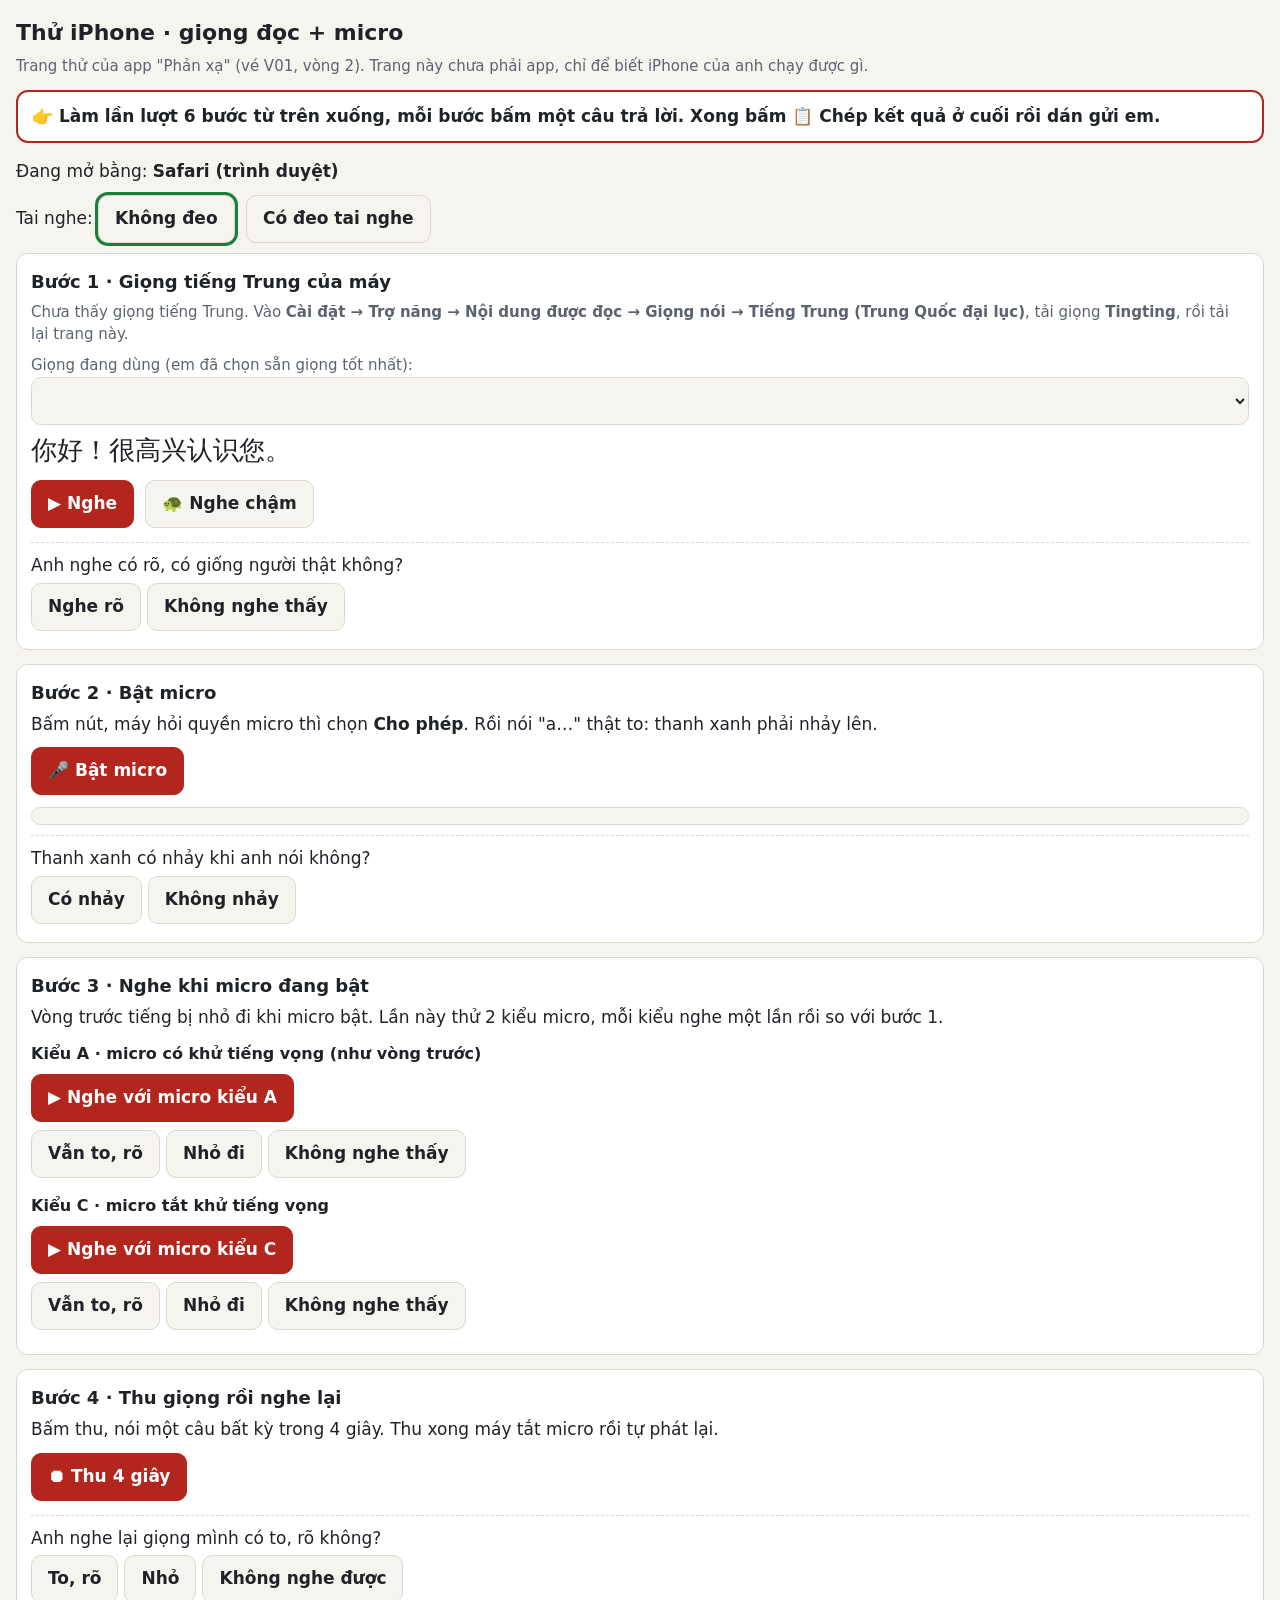
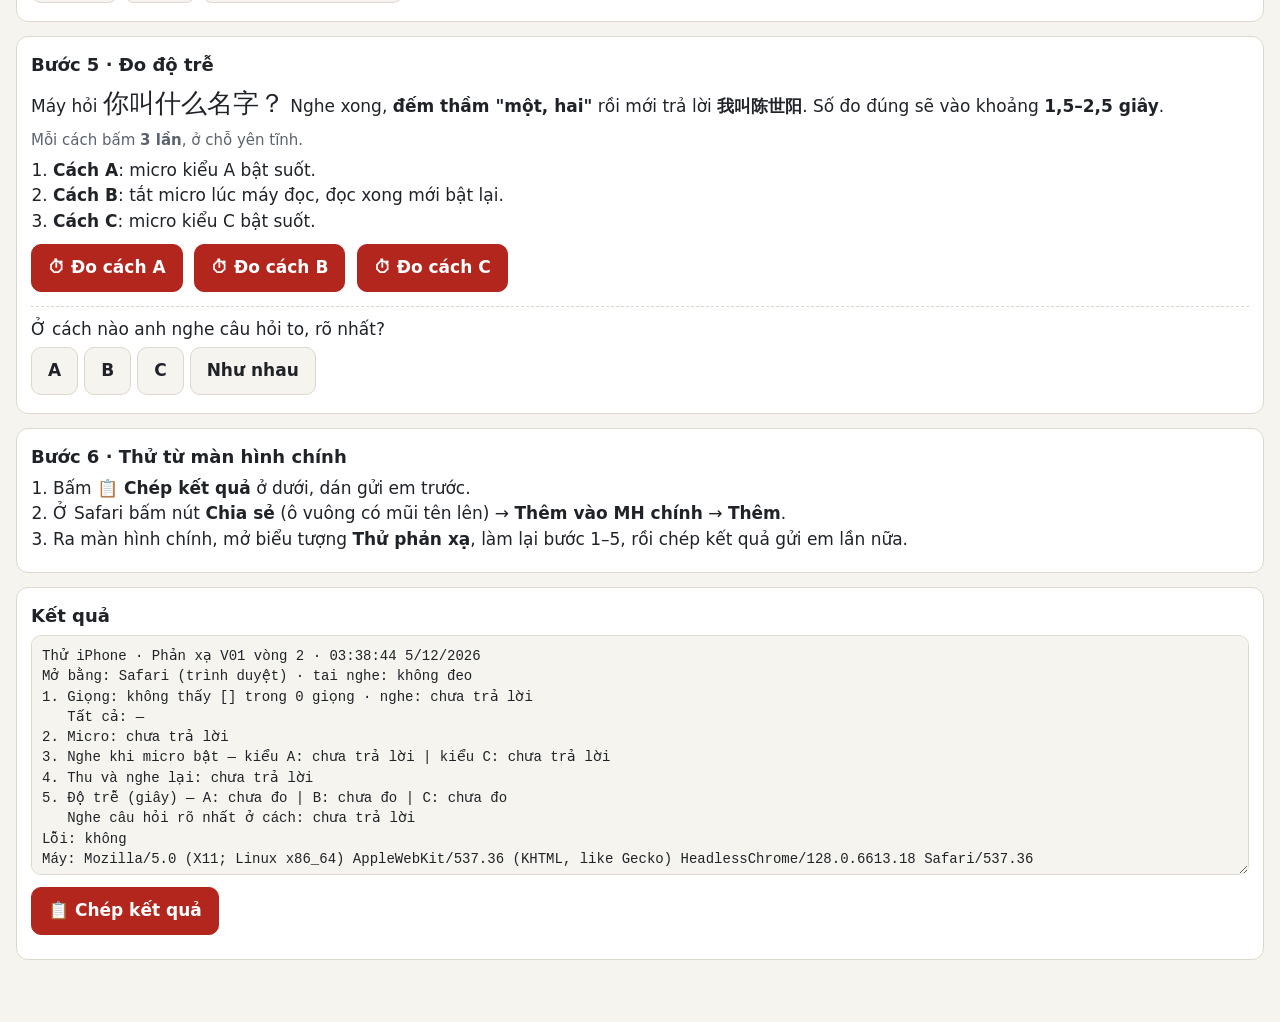
<file: thu-iphone.html>
<!doctype html>
<html lang="vi">
<head>
<meta charset="utf-8">
<meta name="viewport" content="width=device-width, initial-scale=1, viewport-fit=cover">
<meta name="apple-mobile-web-app-capable" content="yes">
<meta name="mobile-web-app-capable" content="yes">
<meta name="apple-mobile-web-app-title" content="Thử phản xạ">
<link rel="manifest" href="thu-iphone.webmanifest">
<title>Thử iPhone · Phản xạ</title>
<style>
  :root { --nen: #f6f4ef; --the: #fff; --chu: #1f2328; --phu: #5c6370; --vien: #ddd8cc; --chinh: #b3261e; --xanh: #1a7f37; --vang: #9a6700; }
  @media (prefers-color-scheme: dark) {
    :root { --nen: #16181c; --the: #22252b; --chu: #eceff4; --phu: #a7adb8; --vien: #3a3f47; --chinh: #ff7b72; --xanh: #56d364; --vang: #e3b341; }
  }
  * { box-sizing: border-box; }
  body { margin: 0; background: var(--nen); color: var(--chu); font: 17px/1.5 -apple-system, system-ui, "Segoe UI", sans-serif; padding: 16px 16px 48px; padding-top: max(16px, env(safe-area-inset-top)); }
  h1 { font-size: 22px; margin: 0 0 4px; }
  .chi { background: var(--the); border: 2px solid var(--chinh); border-radius: 12px; padding: 12px 14px; margin: 12px 0 16px; font-weight: 600; }
  .canh { background: var(--chinh); color: #fff; border-radius: 12px; padding: 12px 14px; margin: 12px 0; font-weight: 600; }
  section { background: var(--the); border: 1px solid var(--vien); border-radius: 12px; padding: 14px; margin-bottom: 14px; }
  h2 { font-size: 18px; margin: 0 0 6px; }
  h3 { font-size: 16px; margin: 12px 0 4px; }
  p { margin: 6px 0; }
  .phu { color: var(--phu); font-size: 15px; }
  button { font: inherit; font-weight: 600; min-height: 48px; padding: 10px 16px; border-radius: 10px; border: 1px solid var(--vien); background: var(--nen); color: var(--chu); margin: 4px 6px 4px 0; cursor: pointer; }
  button.chinh { background: var(--chinh); border-color: var(--chinh); color: #fff; }
  button[aria-pressed="true"] { outline: 3px solid var(--xanh); }
  button:disabled { opacity: .45; }
  select { font: inherit; min-height: 48px; width: 100%; border-radius: 10px; border: 1px solid var(--vien); background: var(--nen); color: var(--chu); padding: 8px; }
  .hoi { margin-top: 10px; padding-top: 10px; border-top: 1px dashed var(--vien); }
  .thanh { height: 18px; background: var(--nen); border: 1px solid var(--vien); border-radius: 9px; overflow: hidden; margin: 8px 0; }
  .thanh > div { height: 100%; width: 0; background: var(--xanh); transition: width 60ms linear; }
  .bao { font-weight: 600; }
  .bao.loi { color: var(--chinh); }
  .bao.tot { color: var(--xanh); }
  .zh { font-size: 26px; }
  ol.so { margin: 6px 0; padding-left: 22px; }
  textarea { width: 100%; min-height: 240px; font: 14px/1.45 ui-monospace, Menlo, monospace; border-radius: 10px; border: 1px solid var(--vien); background: var(--nen); color: var(--chu); padding: 10px; }
</style>
</head>
<body>
<h1>Thử iPhone · giọng đọc + micro</h1>
<p class="phu">Trang thử của app "Phản xạ" (vé V01, vòng 2). Trang này chưa phải app, chỉ để biết iPhone của anh chạy được gì.</p>
<p class="canh" id="canhTrongApp" hidden>⚠️ Anh đang mở trang trong <span id="tenApp"></span>, không phải Safari. Micro và giọng đọc ở đây chạy khác Safari. Bấm <b>⋯</b> góc trên phải → <b>Mở bằng trình duyệt</b> (hoặc chép link dán vào Safari), rồi làm lại từ đầu.</p>
<p class="chi">👉 Làm lần lượt 6 bước từ trên xuống, mỗi bước bấm một câu trả lời. Xong bấm <b>📋 Chép kết quả</b> ở cuối rồi dán gửi em.</p>
<p>Đang mở bằng: <b id="cheDo"></b></p>
<p>Tai nghe:
  <button data-buoc="taiNghe" data-tl="không đeo" aria-pressed="true">Không đeo</button>
  <button data-buoc="taiNghe" data-tl="có đeo">Có đeo tai nghe</button>
</p>

<section id="b1">
  <h2>Bước 1 · Giọng tiếng Trung của máy</h2>
  <p id="dsGiong" class="phu">Đang tìm giọng…</p>
  <label for="chonGiong" class="phu">Giọng đang dùng (em đã chọn sẵn giọng tốt nhất):</label>
  <select id="chonGiong"></select>
  <p class="zh">你好！很高兴认识您。</p>
  <button class="chinh" id="nghe1">▶ Nghe</button>
  <button id="nghe1Cham">🐢 Nghe chậm</button>
  <p class="bao" id="bao1"></p>
  <div class="hoi">Anh nghe có rõ, có giống người thật không?
    <div><button data-buoc="b1" data-tl="rõ">Nghe rõ</button><button data-buoc="b1" data-tl="không nghe thấy">Không nghe thấy</button></div>
  </div>
</section>

<section id="b2">
  <h2>Bước 2 · Bật micro</h2>
  <p>Bấm nút, máy hỏi quyền micro thì chọn <b>Cho phép</b>. Rồi nói "a…" thật to: thanh xanh phải nhảy lên.</p>
  <button class="chinh" id="batMic">🎤 Bật micro</button>
  <div class="thanh"><div id="muc"></div></div>
  <p class="bao" id="bao2"></p>
  <div class="hoi">Thanh xanh có nhảy khi anh nói không?
    <div><button data-buoc="b2" data-tl="có nhảy">Có nhảy</button><button data-buoc="b2" data-tl="không nhảy">Không nhảy</button></div>
  </div>
</section>

<section id="b3">
  <h2>Bước 3 · Nghe khi micro đang bật</h2>
  <p>Vòng trước tiếng bị nhỏ đi khi micro bật. Lần này thử 2 kiểu micro, mỗi kiểu nghe một lần rồi so với bước 1.</p>
  <h3>Kiểu A · micro có khử tiếng vọng (như vòng trước)</h3>
  <button class="chinh" id="nghe3A">▶ Nghe với micro kiểu A</button>
  <div><button data-buoc="b3A" data-tl="vẫn to, rõ">Vẫn to, rõ</button><button data-buoc="b3A" data-tl="nhỏ đi">Nhỏ đi</button><button data-buoc="b3A" data-tl="không nghe thấy">Không nghe thấy</button></div>
  <h3>Kiểu C · micro tắt khử tiếng vọng</h3>
  <button class="chinh" id="nghe3C">▶ Nghe với micro kiểu C</button>
  <div><button data-buoc="b3C" data-tl="vẫn to, rõ">Vẫn to, rõ</button><button data-buoc="b3C" data-tl="nhỏ đi">Nhỏ đi</button><button data-buoc="b3C" data-tl="không nghe thấy">Không nghe thấy</button></div>
  <p class="bao" id="bao3"></p>
</section>

<section id="b4">
  <h2>Bước 4 · Thu giọng rồi nghe lại</h2>
  <p>Bấm thu, nói một câu bất kỳ trong 4 giây. Thu xong máy tắt micro rồi tự phát lại.</p>
  <button class="chinh" id="thu">⏺ Thu 4 giây</button>
  <audio id="banThu" controls hidden></audio>
  <p class="bao" id="bao4"></p>
  <div class="hoi">Anh nghe lại giọng mình có to, rõ không?
    <div><button data-buoc="b4" data-tl="to, rõ">To, rõ</button><button data-buoc="b4" data-tl="nhỏ">Nhỏ</button><button data-buoc="b4" data-tl="không nghe được">Không nghe được</button></div>
  </div>
</section>

<section id="b5">
  <h2>Bước 5 · Đo độ trễ</h2>
  <p>Máy hỏi <span class="zh">你叫什么名字？</span> Nghe xong, <b>đếm thầm "một, hai"</b> rồi mới trả lời <b>我叫陈世阳</b>. Số đo đúng sẽ vào khoảng <b>1,5–2,5 giây</b>.</p>
  <p class="phu">Mỗi cách bấm <b>3 lần</b>, ở chỗ yên tĩnh.</p>
  <ol class="so">
    <li><b>Cách A</b>: micro kiểu A bật suốt.</li>
    <li><b>Cách B</b>: tắt micro lúc máy đọc, đọc xong mới bật lại.</li>
    <li><b>Cách C</b>: micro kiểu C bật suốt.</li>
  </ol>
  <button class="chinh" id="doA">⏱ Đo cách A</button>
  <button class="chinh" id="doB">⏱ Đo cách B</button>
  <button class="chinh" id="doC">⏱ Đo cách C</button>
  <p class="bao" id="bao5"></p>
  <p id="ketQua5" class="phu"></p>
  <div class="hoi">Ở cách nào anh nghe câu hỏi to, rõ nhất?
    <div><button data-buoc="b5" data-tl="A">A</button><button data-buoc="b5" data-tl="B">B</button><button data-buoc="b5" data-tl="C">C</button><button data-buoc="b5" data-tl="như nhau">Như nhau</button></div>
  </div>
</section>

<section id="b6">
  <h2>Bước 6 · Thử từ màn hình chính</h2>
  <ol class="so">
    <li>Bấm <b>📋 Chép kết quả</b> ở dưới, dán gửi em trước.</li>
    <li>Ở Safari bấm nút <b>Chia sẻ</b> (ô vuông có mũi tên lên) → <b>Thêm vào MH chính</b> → <b>Thêm</b>.</li>
    <li>Ra màn hình chính, mở biểu tượng <b>Thử phản xạ</b>, làm lại bước 1–5, rồi chép kết quả gửi em lần nữa.</li>
  </ol>
</section>

<section>
  <h2>Kết quả</h2>
  <textarea id="tongKet" readonly></textarea>
  <button class="chinh" id="chep">📋 Chép kết quả</button>
  <p class="bao" id="baoChep"></p>
</section>

<script type="module">
import { timDiemMoMieng, tinhNguong } from './js/do-tre.js';
import { xepGiong, nhanGiong } from './js/chon-giong.js';

const $ = id => document.getElementById(id);
const CAU_THU = '你好！很高兴认识您。';
const CAU_HOI = '你叫什么名字？';
const kq = { taiNghe: 'không đeo', b1: '', b2: '', b3A: '', b3C: '', b4: '', b5: '', A: [], B: [], C: [], nguong: null, loi: [] };

const UA = navigator.userAgent;
const appNgoai = (UA.match(/Zalo|FBAN|FBAV|Instagram|Line\/|Messenger|TikTok/) || [])[0];
const tenApp = appNgoai ? ({ FBAN: 'Facebook', FBAV: 'Facebook', 'Line/': 'Line' }[appNgoai] || appNgoai) : null;
const laManHinhChinh = navigator.standalone === true || matchMedia('(display-mode: standalone)').matches;
const cheDo = tenApp ? `Trong ${tenApp} (không phải Safari)` : laManHinhChinh ? 'Màn hình chính' : 'Safari (trình duyệt)';
$('cheDo').textContent = cheDo;
if (tenApp) { $('tenApp').textContent = tenApp; $('canhTrongApp').hidden = false; }

function bao(id, chu, kieu = '') { const el = $(id); el.textContent = chu; el.className = 'bao ' + kieu; }
function giay(ms) { return ms == null ? '—' : (ms / 1000).toFixed(1).replace('.', ','); }
function ghiLoi(chu) { kq.loi.push(chu); capNhatTongKet(); }

// ——— Giọng đọc ———
let dsGiong = [], giongTrung = null;
function napGiong() {
  dsGiong = xepGiong(speechSynthesis.getVoices());
  if (!dsGiong.length) {
    $('dsGiong').innerHTML = 'Chưa thấy giọng tiếng Trung. Vào <b>Cài đặt → Trợ năng → Nội dung được đọc → Giọng nói → Tiếng Trung (Trung Quốc đại lục)</b>, tải giọng <b>Tingting</b>, rồi tải lại trang này.';
    return;
  }
  const dangChon = giongTrung && giongTrung.voiceURI;
  $('chonGiong').innerHTML = dsGiong.map((v, i) => `<option value="${i}">${nhanGiong(v)}</option>`).join('');
  const i = Math.max(0, dsGiong.findIndex(v => v.voiceURI === dangChon));
  $('chonGiong').value = String(i);
  giongTrung = dsGiong[i];
  $('dsGiong').textContent = `Máy có ${dsGiong.length} giọng tiếng Trung.`;
  capNhatTongKet();
}
$('chonGiong').onchange = e => { giongTrung = dsGiong[+e.target.value]; capNhatTongKet(); };
if ('speechSynthesis' in window) {
  napGiong();
  speechSynthesis.addEventListener('voiceschanged', napGiong);
} else {
  $('dsGiong').textContent = 'Trình duyệt này không có giọng đọc.';
}

// Đọc câu; trả về mốc performance.now() lúc đọc xong (hoặc lúc hết giờ chờ).
function noi(chu, toc = 1) {
  return new Promise(resolve => {
    if (!('speechSynthesis' in window)) { ghiLoi('không có speechSynthesis'); resolve({ xong: performance.now(), hetGio: true }); return; }
    speechSynthesis.cancel();
    const u = new SpeechSynthesisUtterance(chu);
    u.lang = 'zh-CN';
    if (giongTrung) u.voice = giongTrung;
    u.rate = toc;
    let daXong = false;
    const ket = hetGio => { if (daXong) return; daXong = true; clearTimeout(cho); resolve({ xong: performance.now(), hetGio }); };
    const cho = setTimeout(() => { ghiLoi('máy đọc không báo "xong" (hết giờ chờ)'); ket(true); }, 2500 + chu.length * 700 / toc);
    u.onend = () => ket(false);
    u.onerror = e => {
      // canceled/interrupted: do chính trang gọi cancel() khi bấm nghe câu mới — không phải lỗi
      if (e.error !== 'canceled' && e.error !== 'interrupted') ghiLoi('lỗi đọc: ' + (e.error || 'không rõ'));
      ket(true);
    };
    speechSynthesis.speak(u);
  });
}

$('nghe1').onclick = async () => { tatMic(); bao('bao1', 'Đang đọc…'); await noi(CAU_THU); bao('bao1', 'Đọc xong.'); };
$('nghe1Cham').onclick = async () => { tatMic(); bao('bao1', 'Đang đọc chậm…'); await noi(CAU_THU, 0.6); bao('bao1', 'Đọc xong.'); };

// ——— Micro ———
// kieu 'A': có khử tiếng vọng; 'C': tắt khử tiếng vọng, tắt lọc ồn, tắt tự chỉnh âm lượng
let luong = null, kieuMic = null, ngu = null, phanTich = null, dem = null;
const mau = [];           // [{t, muc}] — mẫu âm lượng liên tục, 20 ms một lần

async function moMic(kieu = 'A') {
  if (luong && luong.active && kieuMic === kieu) return true;
  tatMic();
  const xuLy = kieu === 'C' ? false : true;
  try {
    luong = await navigator.mediaDevices.getUserMedia({ audio: { echoCancellation: xuLy, noiseSuppression: xuLy, autoGainControl: xuLy } });
  } catch (e) {
    const tuChoi = e.name === 'NotAllowedError';
    bao('bao2', tuChoi
      ? 'Chưa được dùng micro. Vào Cài đặt → Safari → Micrô → chọn "Hỏi" hoặc "Cho phép", rồi tải lại trang.'
      : 'Không bật được micro: ' + e.name, 'loi');
    ghiLoi('micro: ' + e.name);
    return false;
  }
  kieuMic = kieu;
  ngu = ngu || new (window.AudioContext || window.webkitAudioContext)();
  if (ngu.state === 'suspended') await ngu.resume();
  const nguon = ngu.createMediaStreamSource(luong);
  phanTich = ngu.createAnalyser();
  phanTich.fftSize = 1024;
  nguon.connect(phanTich);
  const buf = new Float32Array(phanTich.fftSize);
  dem = setInterval(() => {
    phanTich.getFloatTimeDomainData(buf);
    let s = 0; for (const x of buf) s += x * x;
    const muc = Math.sqrt(s / buf.length);
    mau.push({ t: performance.now(), muc });
    if (mau.length > 1500) mau.splice(0, 500);
    $('muc').style.width = Math.min(100, muc * 400) + '%';
  }, 20);
  return true;
}

function tatMic() {
  clearInterval(dem); dem = null;
  if (luong) luong.getTracks().forEach(t => t.stop());
  luong = null; kieuMic = null;
  $('muc').style.width = '0';
}

$('batMic').onclick = async () => {
  bao('bao2', 'Đang bật micro…');
  if (await moMic('A')) bao('bao2', 'Micro đã bật. Nói "a…" thử xem thanh xanh.', 'tot');
};

async function ngheKhiMicBat(kieu) {
  if (!(await moMic(kieu))) return;
  bao('bao3', `Đang đọc, micro kiểu ${kieu} vẫn bật…`);
  await noi(CAU_THU);
  bao('bao3', `Đọc xong (micro kiểu ${kieu}).`);
}
$('nghe3A').onclick = () => ngheKhiMicBat('A');
$('nghe3C').onclick = () => ngheKhiMicBat('C');

// ——— Thu và nghe lại ———
$('thu').onclick = async () => {
  if (!(await moMic(kieuMic || 'A'))) { bao('bao4', 'Cần bật micro ở bước 2 trước.', 'loi'); return; }
  if (!window.MediaRecorder) { bao('bao4', 'Máy này không thu được (không có MediaRecorder).', 'loi'); ghiLoi('không có MediaRecorder'); return; }
  const kieu = ['audio/mp4', 'audio/webm'].find(k => MediaRecorder.isTypeSupported(k));
  const rec = new MediaRecorder(luong, kieu ? { mimeType: kieu } : undefined);
  const manh = [];
  rec.ondataavailable = e => e.data.size && manh.push(e.data);
  rec.onstop = () => {
    tatMic(); // tắt micro trước khi phát để tiếng phát ra loa ngoài, đủ to
    const blob = new Blob(manh, { type: rec.mimeType || kieu || 'audio/mp4' });
    const a = $('banThu');
    a.src = URL.createObjectURL(blob);
    a.hidden = false;
    a.play().catch(() => bao('bao4', 'Thu xong. Bấm ▶ trên thanh phát để nghe lại.'));
    bao('bao4', `Thu xong (${Math.round(blob.size / 1024)} KB). Đang phát lại…`, 'tot');
  };
  rec.start();
  let con = 4;
  $('thu').disabled = true;
  bao('bao4', `Đang thu… ${con}`);
  const t = setInterval(() => {
    con--;
    if (con > 0) { bao('bao4', `Đang thu… ${con}`); return; }
    clearInterval(t); rec.stop(); $('thu').disabled = false;
  }, 1000);
};

// ——— Đo độ trễ ———
const nghi = ms => new Promise(r => setTimeout(r, ms));
const NUT_DO = ['doA', 'doB', 'doC'];

// Một lần đo. Kết quả: { doTre, sanSang } — sanSang chỉ có ở cách B (micro bật lại sau bao lâu).
async function doDoTre(cach) {
  NUT_DO.forEach(id => $(id).disabled = true);
  try {
    const kieu = cach === 'C' ? 'C' : 'A';
    if (!(await moMic(kieu))) { bao('bao5', 'Cần cho phép micro ở bước 2 trước.', 'loi'); return; }
    bao('bao5', `Cách ${cach}, lần ${kq[cach].length + 1}: giữ yên lặng 1 giây để máy nghe tiếng nền…`);
    const moc = performance.now();
    await nghi(800);
    const nguong = tinhNguong(mau.filter(m => m.t >= moc));
    kq.nguong = nguong;

    if (cach === 'B') tatMic();
    bao('bao5', 'Máy đang hỏi… nghe xong đếm thầm "một, hai" rồi trả lời.');
    const { xong } = await noi(CAU_HOI);

    let sanSang = null;
    if (cach === 'B') {
      if (!(await moMic('A'))) return;
      sanSang = performance.now() - xong;
    }
    bao('bao5', '🎤 Mời anh trả lời…');
    let doTre = null;
    const het = xong + 8000;
    while (performance.now() < het) {
      await nghi(50);
      doTre = timDiemMoMieng(mau, { batDau: xong, nguong });
      if (doTre != null) break;
    }
    // Cách B: nếu tiếng nói bắt được ngay khi micro vừa bật thì anh đã nói trước đó → số đo chỉ là mức sàn
    const chan = sanSang != null && doTre != null && doTre - sanSang < 200;
    kq[cach].push({ doTre, sanSang, chan });
    if (doTre == null) bao('bao5', 'Không nghe thấy tiếng trả lời trong 8 giây. Thử nói to hơn.', 'loi');
    else bao('bao5', `Cách ${cach}, lần ${kq[cach].length}: anh mở miệng sau ${giay(doTre)} giây.` +
      (cach === 'B' ? ` Micro bật lại sau ${giay(sanSang)} giây.` : '') +
      (chan ? ' (Anh nói trước khi micro kịp bật, số thật có thể nhỏ hơn.)' : ''), 'tot');
    $('ketQua5').textContent = ['A', 'B', 'C'].map(c => `Cách ${c}: ${dongDo(c)}`).join(' — ');
    capNhatTongKet();
  } finally {
    NUT_DO.forEach(id => $(id).disabled = false);
  }
}
$('doA').onclick = () => doDoTre('A');
$('doB').onclick = () => doDoTre('B');
$('doC').onclick = () => doDoTre('C');

function dongDo(cach) {
  if (!kq[cach].length) return 'chưa đo';
  return kq[cach].map(x => giay(x.doTre) + (x.chan ? '*' : '')).join(' · ') +
    (cach === 'B' ? ` (micro bật lại sau ${kq.B.map(x => giay(x.sanSang)).join(' · ')})` : '');
}

// ——— Câu trả lời của anh + tổng kết ———
document.querySelectorAll('button[data-buoc]').forEach(b => {
  b.onclick = () => {
    const buoc = b.dataset.buoc;
    kq[buoc] = b.dataset.tl;
    document.querySelectorAll(`button[data-buoc="${buoc}"]`).forEach(x => x.setAttribute('aria-pressed', String(x === b)));
    capNhatTongKet();
  };
});

function capNhatTongKet() {
  const bayGio = new Date().toLocaleString('vi-VN');
  const ct = s => s || 'chưa trả lời';
  $('tongKet').value = [
    `Thử iPhone · Phản xạ V01 vòng 2 · ${bayGio}`,
    `Mở bằng: ${cheDo} · tai nghe: ${kq.taiNghe}`,
    `1. Giọng: ${giongTrung ? nhanGiong(giongTrung) : 'không thấy'} [${giongTrung ? giongTrung.voiceURI : ''}] trong ${dsGiong.length} giọng · nghe: ${ct(kq.b1)}`,
    `   Tất cả: ${dsGiong.map(nhanGiong).join(', ') || '—'}`,
    `2. Micro: ${ct(kq.b2)}`,
    `3. Nghe khi micro bật — kiểu A: ${ct(kq.b3A)} | kiểu C: ${ct(kq.b3C)}`,
    `4. Thu và nghe lại: ${ct(kq.b4)}`,
    `5. Độ trễ (giây) — A: ${dongDo('A')} | B: ${dongDo('B')} | C: ${dongDo('C')}` +
      (kq.nguong != null ? ` | ngưỡng: ${kq.nguong.toFixed(3)}` : ''),
    `   Nghe câu hỏi rõ nhất ở cách: ${ct(kq.b5)}`,
    `Lỗi: ${kq.loi.length ? kq.loi.join('; ') : 'không'}`,
    `Máy: ${UA}`,
  ].join('\n');
}
capNhatTongKet();

$('chep').onclick = async () => {
  capNhatTongKet();
  try {
    await navigator.clipboard.writeText($('tongKet').value);
    bao('baoChep', 'Đã chép. Mở Zalo hoặc ô chat, giữ ngón tay rồi chọn Dán.', 'tot');
  } catch {
    $('tongKet').select();
    bao('baoChep', 'Máy không cho chép tự động. Chữ đã được bôi đen: giữ ngón tay lên khung rồi chọn Sao chép.', 'loi');
  }
};
</script>
</body>
</html>
</file>
